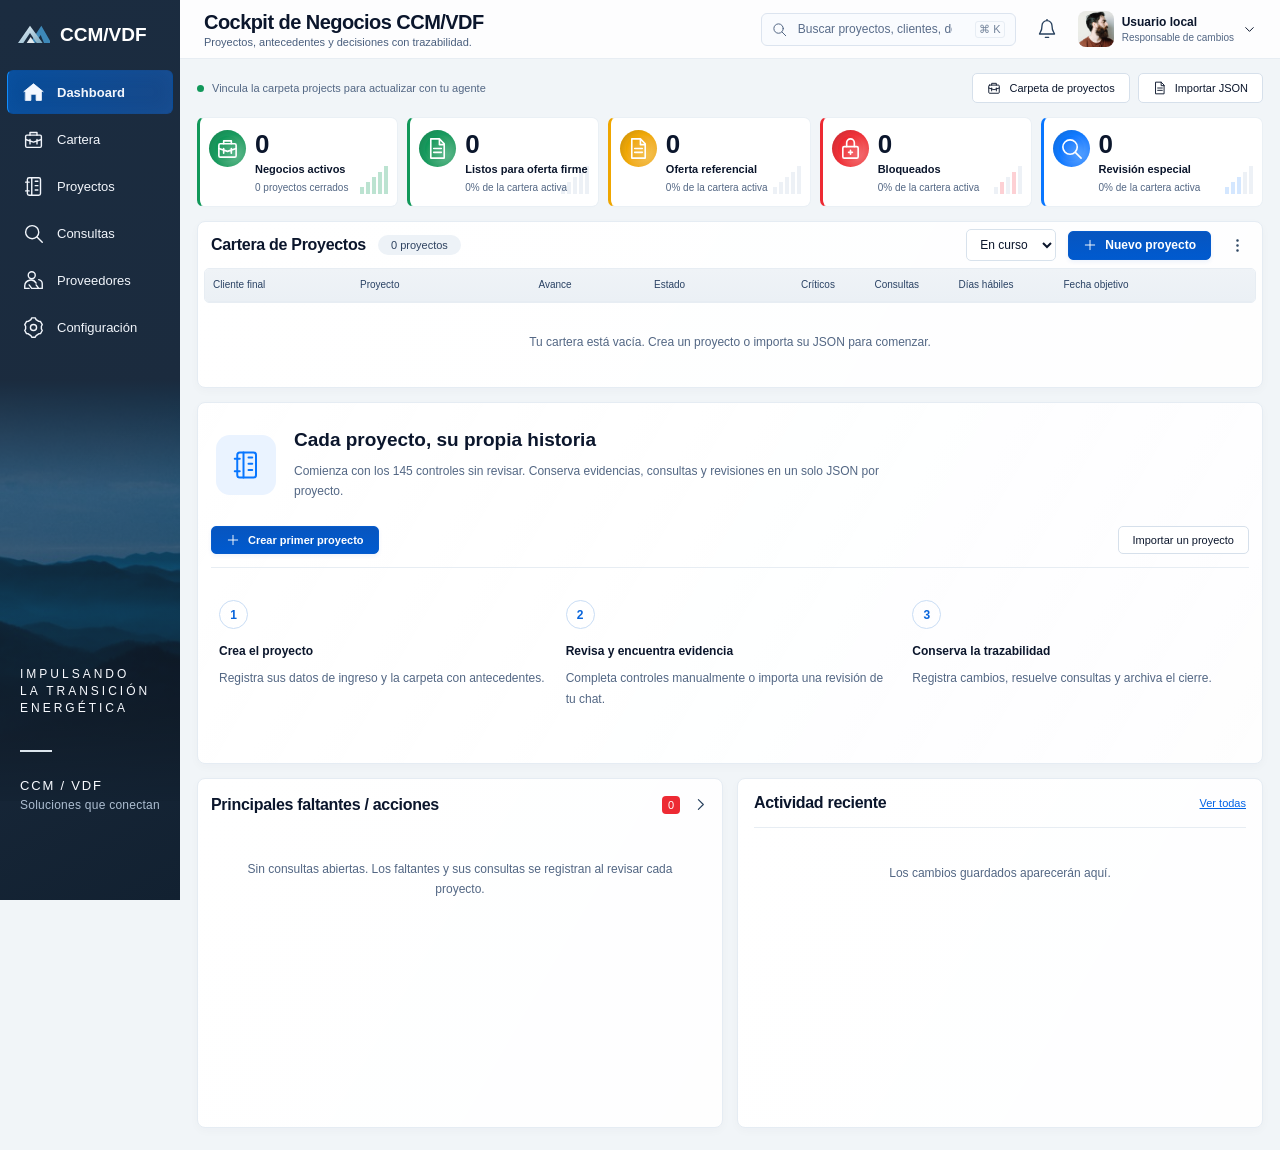
<file: index.html>
<!DOCTYPE html>
<html lang="es">
<head>
  <meta charset="UTF-8">
  <meta name="viewport" content="width=device-width, initial-scale=1.0">
  <meta name="theme-color" content="#1a2b3e">
  <meta name="description" content="Cockpit de negocios CCM/VDF: cartera de proyectos, diagnóstico comercial y seguimiento de acciones.">
  <title>Cockpit de Negocios CCM/VDF</title>
  <link rel="stylesheet" href="styles.css">
  <script src="catalog.js" defer></script>
  <script src="calendar.js" defer></script>
  <script src="file-tracking.js" defer></script>
  <script src="model.js" defer></script>
  <script src="storage.js" defer></script>
  <script src="review-prompt.js" defer></script>
  <script src="app.js" defer></script>
  <script src="forms.js" defer></script>
  <script src="events.js" defer></script>
</head>
<body>
  <!-- Iconos SVG nativos. No se utilizan fuentes de iconos ni librerías. -->
  <svg class="icon-definitions" xmlns="http://www.w3.org/2000/svg" aria-hidden="true">
    <symbol id="i-home" viewBox="0 0 24 24"><path d="m3 10 9-7 9 7v11h-6v-7H9v7H3Z"/><path d="m1 11 11-9 11 9"/></symbol>
    <symbol id="i-briefcase" viewBox="0 0 24 24"><rect x="3" y="7" width="18" height="14" rx="1.5"/><path d="M8 7V4h8v3M3 12l9 3 9-3M8 12v5m8-5v5"/></symbol>
    <symbol id="i-project" viewBox="0 0 24 24"><rect x="5" y="2" width="15" height="20" rx="2"/><path d="M10 2v20M3 7h4m-4 10h4m7-11h3m-3 5h3m-3 5h3"/></symbol>
    <symbol id="i-search" viewBox="0 0 24 24"><circle cx="10.5" cy="10.5" r="7.5"/><path d="m16 16 6 6"/></symbol>
    <symbol id="i-users" viewBox="0 0 24 24"><circle cx="10" cy="6" r="4"/><path d="M2 21v-3a7 7 0 0 1 13-3m-8 6H2m5-4 3 4h8l-3-4m3-6a5 5 0 0 1 4 5v5h-3"/></symbol>
    <symbol id="i-settings" viewBox="0 0 24 24"><path d="m9 3 1-2h4l1 2 3 2 2 .2 2 3.6-1 1.8v3l1 1.8-2 3.6-2 .2-3 2-1 2h-4l-1-2-3-2-2-.2-2-3.6 1-1.8v-3L2 8.8l2-3.6L6 5Z"/><circle cx="12" cy="12" r="3.5"/></symbol>
    <symbol id="i-document" viewBox="0 0 24 24"><path d="M5 2h9l5 5v15H5ZM14 2v6h5M8 12h8m-8 4h8"/></symbol>
    <symbol id="i-lock" viewBox="0 0 24 24"><rect x="4" y="10" width="16" height="12" rx="1.5"/><path d="M8 10V6a4 4 0 0 1 8 0v4m-4 4v4m-2-2h4"/></symbol>
    <symbol id="i-bell" viewBox="0 0 24 24"><path d="M18 8a6 6 0 0 0-12 0c0 8-3 8-3 10h18c0-2-3-2-3-10M10 22h4m-2-22v2"/></symbol>
    <symbol id="i-chevron" viewBox="0 0 24 24"><path d="m9 5 7 7-7 7"/></symbol>
    <symbol id="i-down" viewBox="0 0 24 24"><path d="m6 9 6 6 6-6"/></symbol>
    <symbol id="i-plus" viewBox="0 0 24 24"><path d="M12 4v16M4 12h16"/></symbol>
    <symbol id="i-more" viewBox="0 0 24 24"><circle cx="12" cy="5" r="1"/><circle cx="12" cy="12" r="1"/><circle cx="12" cy="19" r="1"/></symbol>
    <symbol id="i-external" viewBox="0 0 24 24"><path d="M13 3h8v8m0-8L10 14M9 5H4v16h16v-6"/></symbol>
    <symbol id="i-calendar" viewBox="0 0 24 24"><rect x="3" y="5" width="18" height="17" rx="2"/><path d="M7 2v6m10-6v6M3 11h18m-14 4h3m4 0h3m-10 4h3"/></symbol>
    <symbol id="i-filter" viewBox="0 0 24 24"><path d="M3 3h18l-7 9v9l-4-2v-7Z"/></symbol>
    <symbol id="i-check" viewBox="0 0 24 24"><path d="m5 12 4 4L19 6"/></symbol>
    <symbol id="i-close" viewBox="0 0 24 24"><path d="m6 6 12 12M6 18 18 6"/></symbol>
    <symbol id="i-database" viewBox="0 0 24 24"><ellipse cx="12" cy="5" rx="9" ry="4"/><path d="M3 5v5c0 5 18 5 18 0V5M3 10v5c0 5 18 5 18 0v-5M3 15v4c0 5 18 5 18 0v-4"/></symbol>
    <symbol id="i-chat" viewBox="0 0 24 24"><path d="M21 15a3 3 0 0 1-3 3h-6l-5 4v-4H5a3 3 0 0 1-3-3V6a3 3 0 0 1 3-3h13a3 3 0 0 1 3 3Z"/><path d="M7 10h.01M12 10h.01M17 10h.01"/></symbol>
    <symbol id="i-send" viewBox="0 0 24 24"><path d="m22 2-7 20-4-9L2 9Zm0 0L11 13"/></symbol>
    <symbol id="i-shield" viewBox="0 0 24 24"><path d="M12 2 3 5v6c0 5 9 11 9 11s9-6 9-11V5ZM8 11l3 3 5-6"/></symbol>
    <symbol id="i-menu" viewBox="0 0 24 24"><path d="M3 6h18M3 12h18M3 18h18"/></symbol>
    <symbol id="i-info" viewBox="0 0 24 24"><path d="M12 11v7m0-12v1"/></symbol>
    <symbol id="i-alert" viewBox="0 0 24 24"><path d="M12 5v9m0 3v2"/></symbol>
  </svg>

  <a class="skip-link" href="#main-content">Saltar al contenido</a>
  <button class="sidebar-backdrop" aria-label="Cerrar menú" hidden></button>
  <aside class="sidebar" id="sidebar" aria-label="Navegación principal">
    <a class="brand" href="index.html" aria-label="CCM/VDF, inicio">
      <svg class="brand-mark" viewBox="0 0 48 34" aria-hidden="true"><defs><linearGradient id="logo-light" x2="1" y2="1"><stop stop-color="#edf5fc"/><stop offset="1" stop-color="#78a8bf"/></linearGradient></defs><path fill="#3d88b8" d="m18 29 17-26 15 26H39L34 17l-8 12Z"/><path fill="url(#logo-light)" d="M0 29 18 3l19 26h-9L18 14 8 29Z"/><path fill="#e1e8ec" d="m13 29 6-9 6 9Z"/></svg>
      <span>CCM/VDF</span>
    </a>
    <nav class="nav-list">
      <button class="nav-item active" data-nav="dashboard" aria-current="page"><svg class="icon"><use href="#i-home"/></svg><span>Dashboard</span></button>
      <button class="nav-item" data-nav="portfolio"><svg class="icon"><use href="#i-briefcase"/></svg><span>Cartera</span></button>
      <button class="nav-item" data-nav="projects"><svg class="icon"><use href="#i-project"/></svg><span>Proyectos</span></button>
      <button class="nav-item" data-nav="queries"><svg class="icon"><use href="#i-search"/></svg><span>Consultas</span></button>
      <button class="nav-item" data-nav="suppliers"><svg class="icon"><use href="#i-users"/></svg><span>Proveedores</span></button>
      <button class="nav-item" data-nav="settings"><svg class="icon"><use href="#i-settings"/></svg><span>Configuración</span></button>
    </nav>
    <div class="sidebar-landscape" aria-hidden="true"></div>
    <div class="sidebar-footer"><p class="brand-manifesto">IMPULSANDO<br>LA TRANSICIÓN<br>ENERGÉTICA</p><span class="brand-rule"></span><p class="brand-caption">CCM / VDF</p><p class="brand-tagline">Soluciones que conectan</p></div>
  </aside>

  <div class="app-shell">
    <header class="topbar">
      <button class="icon-button mobile-menu" aria-label="Abrir menú" aria-expanded="false" aria-controls="sidebar"><svg class="icon"><use href="#i-menu"/></svg></button>
      <div class="page-heading"><h1>Cockpit de Negocios CCM/VDF</h1><p>Proyectos, antecedentes y decisiones con trazabilidad.</p></div>
      <div class="header-tools">
        <label class="search-box"><svg class="icon"><use href="#i-search"/></svg><input id="global-search" type="search" placeholder="Buscar proyectos, clientes, documentos..." aria-label="Buscar proyectos, clientes o documentos"><kbd>⌘ K</kbd></label>
        <div class="popover-anchor"><button class="icon-button notification-button" id="notifications-button" aria-label="Notificaciones, 3 sin leer" aria-expanded="false" aria-controls="notifications-popover"><svg class="icon"><use href="#i-bell"/></svg><span class="notification-count">3</span></button><div class="popover notifications-popover" id="notifications-popover" hidden></div></div>
        <div class="popover-anchor profile-anchor"><button class="profile-button" id="profile-button" aria-expanded="false" aria-controls="profile-popover"><img class="avatar avatar-large" src="assets/avatar.jpg" alt=""><span class="profile-copy"><strong>Matías Rojas</strong><small>Gerente de Negocios</small></span><svg class="icon"><use href="#i-down"/></svg></button><div class="popover profile-popover" id="profile-popover" hidden><strong>Matías Rojas</strong><span>Gerente de Negocios</span><span class="profile-team">Equipo CCM / VDF</span></div></div>
      </div>
    </header>

    <main id="main-content" class="workspace">
      <div class="workspace-toolbar"><div class="storage-indicator"><span class="storage-dot"></span><span id="storage-status">Cargando proyectos…</span></div><div class="toolbar-actions"><button class="button" id="connect-folder"><svg class="icon"><use href="#i-briefcase"/></svg>Carpeta de proyectos</button><button class="button" id="import-project"><svg class="icon"><use href="#i-document"/></svg>Importar JSON</button><button class="button" id="save-all" hidden>Guardar todos</button></div></div>
      <div class="storage-alert" id="storage-alert" role="status" hidden></div>
      <section class="kpi-grid" id="kpi-grid" aria-label="Indicadores de negocio"></section>
      <div class="dashboard-grid">
        <div class="primary-column">
          <section class="card portfolio-card" id="portfolio" aria-labelledby="portfolio-title">
            <div class="section-heading"><div class="heading-with-count"><h2 id="portfolio-title">Cartera de Proyectos</h2><span class="count-pill" id="project-count">0 proyectos</span></div><div class="heading-actions"><select id="lifecycle-filter" aria-label="Filtrar cartera por cierre"><option value="active">En curso</option><option value="closed">Cerrados</option><option value="all">Todos</option></select><button class="button button-primary" id="new-project"><svg class="icon"><use href="#i-plus"/></svg>Nuevo proyecto</button><button class="icon-button" id="portfolio-options" aria-label="Opciones de cartera"><svg class="icon"><use href="#i-more"/></svg></button></div></div>
            <div class="table-scroll"><table class="portfolio-table"><colgroup><col class="col-client"><col class="col-project"><col class="col-progress"><col class="col-status"><col class="col-blockers"><col class="col-queries"><col class="col-days"><col class="col-date"><col class="col-menu"></colgroup><thead><tr><th scope="col">Cliente final</th><th scope="col">Proyecto</th><th scope="col">Avance</th><th scope="col">Estado</th><th scope="col">Críticos</th><th scope="col">Consultas</th><th scope="col">Días hábiles</th><th scope="col">Fecha objetivo</th><th scope="col"><span class="sr-only">Acciones</span></th></tr></thead><tbody id="project-rows"></tbody></table></div>
            <p class="empty-state" id="no-projects" hidden>No hay proyectos que coincidan con la búsqueda.</p>
          </section>

          <section class="card project-card" id="project-detail" aria-labelledby="selected-project-title">
            <div class="project-overview" id="project-overview"></div>
            <div class="project-workflow-bar" id="project-workflow-bar"></div>
            <div class="project-tabs" role="tablist" aria-label="Información del proyecto">
              <button class="tab" role="tab" id="tab-summary" aria-selected="false" aria-controls="project-panel" tabindex="-1" data-tab="summary">Resumen</button>
              <button class="tab active" role="tab" id="tab-diagnosis" aria-selected="true" aria-controls="project-panel" data-tab="diagnosis">Diagnóstico (5 pilares)</button>
              <button class="tab" role="tab" id="tab-documents" aria-selected="false" aria-controls="project-panel" tabindex="-1" data-tab="documents">Documentos / revisiones</button>
              <button class="tab" role="tab" id="tab-queries" aria-selected="false" aria-controls="project-panel" tabindex="-1" data-tab="queries">Consultas (4)</button>
              <button class="tab" role="tab" id="tab-team" aria-selected="false" aria-controls="project-panel" tabindex="-1" data-tab="team">Equipo</button>
              <button class="tab" role="tab" id="tab-history" aria-selected="false" aria-controls="project-panel" tabindex="-1" data-tab="history">Historial</button>
            </div>
            <div id="project-panel" role="tabpanel" aria-labelledby="tab-diagnosis" tabindex="0"></div>
          </section>
        </div>

        <aside class="secondary-column" aria-label="Seguimiento de proyectos">
          <section class="card actions-card" aria-labelledby="actions-title"><div class="section-heading"><h2 id="actions-title">Principales faltantes / acciones</h2><span class="action-count" id="action-count">4</span><button class="icon-button" id="all-actions" aria-label="Ver todas las acciones"><svg class="icon"><use href="#i-chevron"/></svg></button></div><div class="action-list" id="action-list"></div></section>
          <section class="card activity-card" aria-labelledby="activity-title"><div class="section-heading"><h2 id="activity-title">Actividad reciente</h2><button class="text-button" id="all-activity">Ver todas</button></div><div class="activity-list" id="activity-list"></div></section>
        </aside>
      </div>
    </main>
  </div>

  <input id="json-file-input" type="file" accept=".json,application/json" hidden>
  <dialog id="app-dialog" aria-labelledby="dialog-title"><div class="dialog-heading"><h2 id="dialog-title"></h2><button class="icon-button" id="close-dialog" aria-label="Cerrar ventana"><svg class="icon"><use href="#i-close"/></svg></button></div><div class="form-error" id="dialog-error" role="alert" hidden></div><div id="dialog-content"></div></dialog>
  <div class="toast" id="toast" role="status" aria-live="polite" hidden></div>
  <noscript><div class="noscript-message">Activa JavaScript para visualizar la cartera y el diagnóstico de los proyectos.</div></noscript>
  <!-- Fotografías referenciales: montañas, Unsplash (photo-1547608763-e1fab6036a33);
       mina Collahuasi, SYSTRA (systra.com/iberica-hispanoamerica/optimizacion-de-sostenimientos-del-tunel-el-rosario-oeste-collahuasi/);
       retrato de demostración, Shopify Burst (shopify.com/stock-photos/profile).
       Reemplazar los archivos de assets/ por las imágenes corporativas originales. -->
</body>
</html>
</file>
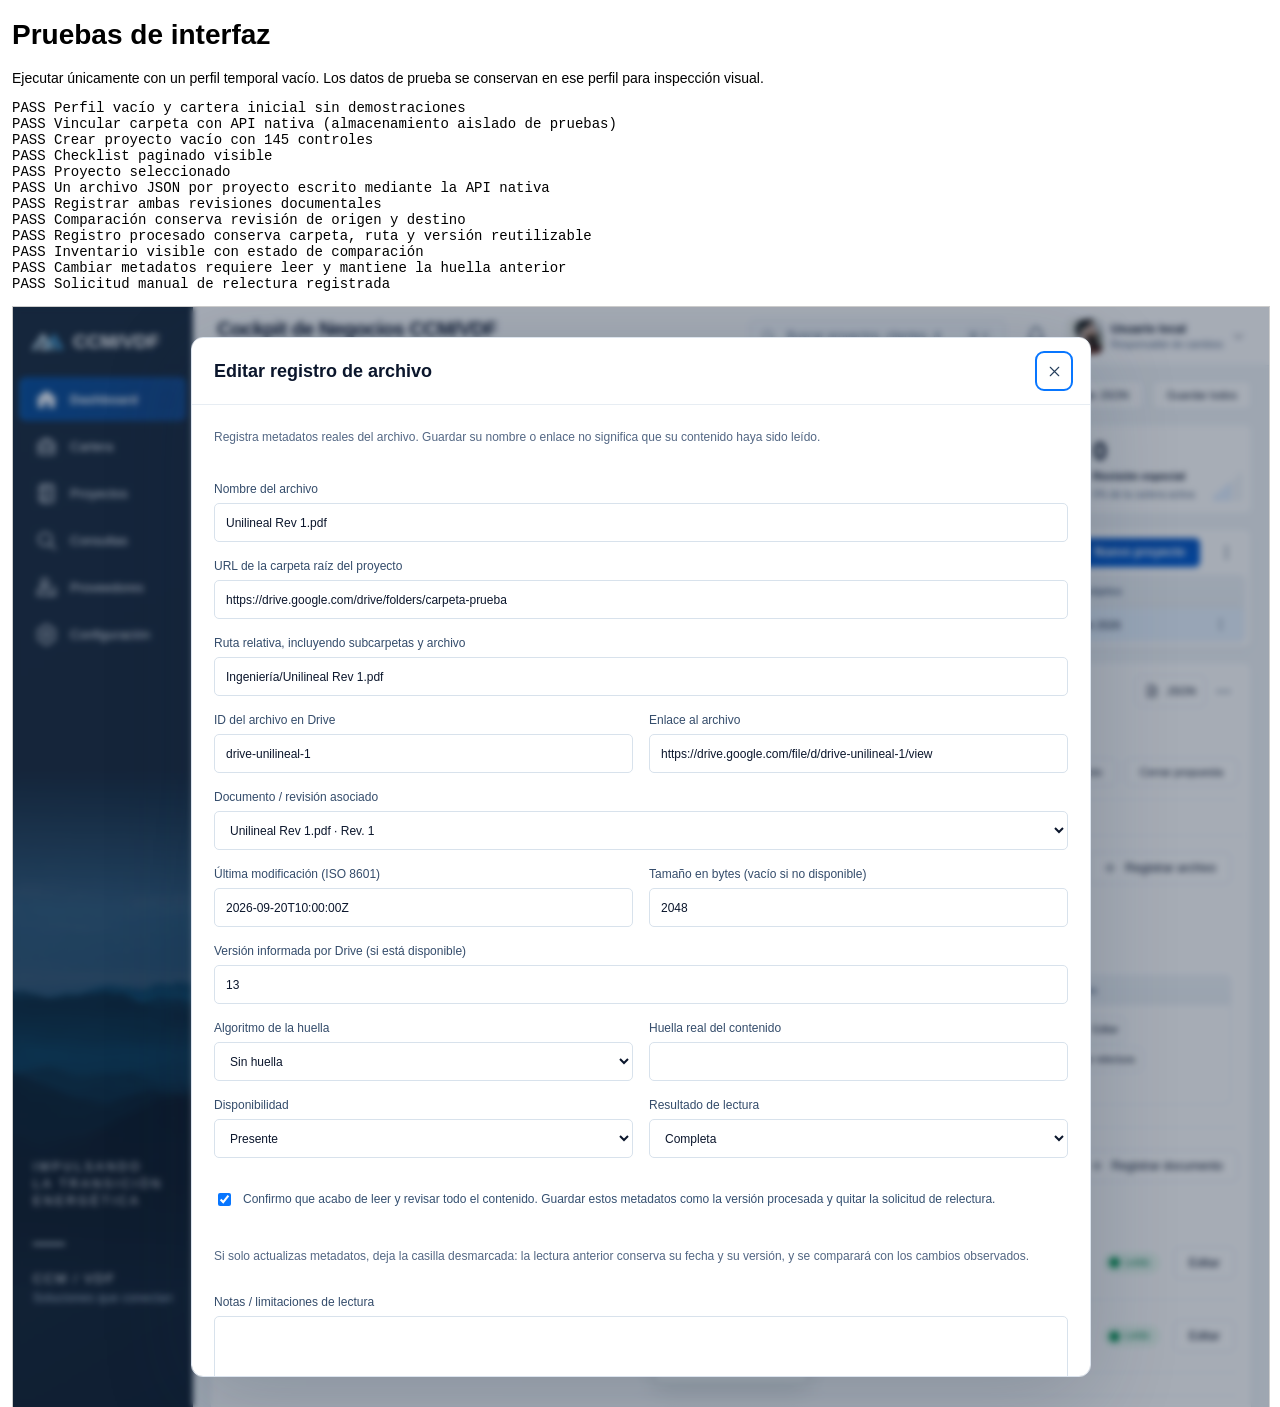
<file: tests/browser.html>
<!doctype html><html lang="es"><meta charset="utf-8"><title>Pruebas de interfaz CCM/VDF</title><style>body{font:14px Arial;margin:12px}iframe{width:100%;height:1100px;border:1px solid #ccc}pre{white-space:pre-wrap}</style><h1>Pruebas de interfaz</h1><p>Ejecutar únicamente con un perfil temporal vacío. Los datos de prueba se conservan en ese perfil para inspección visual.</p><pre id="results">En ejecución…</pre><iframe src="../index.html" title="Dashboard de prueba"></iframe><script>
'use strict';
const output=document.querySelector('#results'),frame=document.querySelector('iframe'),messages=[],errors=[];
frame.addEventListener('load',async()=>{
 const w=frame.contentWindow,d=frame.contentDocument,M=w.CCM;
 w.addEventListener('error',event=>errors.push(event.message));w.addEventListener('unhandledrejection',event=>errors.push(String(event.reason)));
 const wait=()=>new Promise(resolve=>setTimeout(resolve,30));
 const assert=(ok,label)=>{if(!ok)throw new Error(label);messages.push('PASS '+label);output.textContent=messages.join('\n');};
 const click=selector=>{const node=d.querySelector(selector);if(!node)throw new Error('No existe: '+selector);node.click();};
 const set=(name,value)=>{const node=d.querySelector('#app-dialog [name="'+name+'"]');if(!node)throw new Error('Campo no encontrado: '+name);node.value=value;node.dispatchEvent(new w.Event('change',{bubbles:true}));};
 const submit=async()=>{const form=d.querySelector('#app-dialog form');if(!form.reportValidity())throw new Error('Formulario inválido: '+form.id);form.requestSubmit();for(let i=0;i<100;i++){await wait();if(!form.querySelector('[type="submit"]').disabled)break;}if(!d.querySelector('#dialog-error').hidden)throw new Error(d.querySelector('#dialog-error').textContent);};
 const read=()=>{const key=Object.keys(w.localStorage).find(key=>key.startsWith('ccm-vdf.project.v1.'));return key?JSON.parse(w.localStorage.getItem(key)):null;};
 const action=name=>click('[data-action="'+name+'"]');
 try {
  assert(!read(),'Perfil vacío y cartera inicial sin demostraciones');
  const directory=await w.navigator.storage.getDirectory();w.showDirectoryPicker=async()=>directory;click('#connect-folder');for(let i=0;i<100;i++){await wait();if(d.querySelector('#dialog-title').textContent==='Carpeta vinculada')break;}assert(d.querySelector('#dialog-title').textContent==='Carpeta vinculada','Vincular carpeta con API nativa (almacenamiento aislado de pruebas)');click('#close-dialog');
  const downloads=[];w.CCMStorage.download=(value,filename)=>downloads.push({value,filename});
  click('#new-project');set('client','COLLAHUASI');set('name','Expansión CCM/VDF');set('manager','Michelle');set('location','Región de Tarapacá, Chile');set('startDate','2026-09-17');set('targetDate','2026-09-30');set('technology','ccm_vdf');set('driveUrl','https://drive.google.com/drive/folders/carpeta-prueba');await submit();
  assert(read()?.checklist.length===145,'Crear proyecto vacío con 145 controles');assert(d.querySelectorAll('#checklist-rows tr').length===15,'Checklist paginado visible');assert(d.querySelector('#selected-project-title').textContent.includes('COLLAHUASI'),'Proyecto seleccionado');
  const initialFile=await (await directory.getFileHandle(read().id+'.json')).getFile();assert(JSON.parse(await initialFile.text()).id===read().id,'Un archivo JSON por proyecto escrito mediante la API nativa');
  click('#tab-documents');action('document-form');set('name','Unilineal Rev 0.pdf');set('path','Ingeniería/Unilineal Rev 0.pdf');set('familyId','unilineal');set('revision','0');set('readStatus','read');await submit();
  action('document-form');set('name','Unilineal Rev 1.pdf');set('path','Ingeniería/Unilineal Rev 1.pdf');set('familyId','unilineal');set('revision','1');set('readStatus','read');await submit();assert(read().documents.length===2,'Registrar ambas revisiones documentales');
  action('revision-form');set('fromDocumentId',read().documents[0].id);set('toDocumentId',read().documents[1].id);set('summary','La tensión nominal cambia de 380 V a 400 V.');set('justificationStatus','unknown');set('impact','Revisar selección de equipos.');await submit();assert(read().revisions[0].fromRevision==='0'&&read().revisions[0].toRevision==='1','Comparación conserva revisión de origen y destino');
  action('file-form');set('fileName','Unilineal Rev 1.pdf');set('path','Ingeniería/Unilineal Rev 1.pdf');set('driveFileId','drive-unilineal-1');set('url','https://drive.google.com/file/d/drive-unilineal-1/view');set('documentId',read().documents[1].id);set('modifiedTime','2026-09-20T10:00:00Z');set('sizeBytes','2048');set('version','12');set('processingStatus','processed');set('reason','Contenido completo revisado.');d.querySelector('[name="confirmProcessed"]').checked=true;await submit();assert(read().processedFiles.length===1&&w.CCMFiles.summary(read()).skip===1,'Registro procesado conserva carpeta, ruta y versión reutilizable');assert(d.querySelector('.file-registry').textContent.includes('Sin cambios registrados'),'Inventario visible con estado de comparación');
  click('[data-action="file-form"][data-id]');set('version','13');set('reason','Nuevo inventario de metadatos.');await submit();assert(read().processedFiles[0].processing.fingerprint.version==='12'&&w.CCMFiles.summary(read()).read===1,'Cambiar metadatos requiere leer y mantiene la huella anterior');action('file-reread');set('reason','Revisar todas las hojas.');await submit();assert(read().processedFiles[0].processing.forceReview,'Solicitud manual de relectura registrada');click('[data-action="file-form"][data-id]');d.querySelector('[name="confirmProcessed"]').checked=true;set('reason','Nueva lectura completa realizada.');await submit();assert(read().processedFiles[0].processing.fingerprint.version==='13'&&!read().processedFiles[0].processing.forceReview,'Nueva lectura confirmada actualiza versión y quita relectura');action('file-details');assert(d.querySelector('#dialog-content').textContent.includes('Última versión procesada'),'Consulta de metadatos procesados y observados');click('#close-dialog');
  click('#tab-diagnosis');const section=d.querySelector('#section-filter');section.value='3';section.dispatchEvent(new w.Event('change',{bubbles:true}));click('[data-action="checklist"][data-id="r3-01"]');set('state','available');set('value','400 V');set('reason','Verificado en la última revisión del unilineal.');
  d.querySelector('#form-checklist').requestSubmit();await wait();assert(!d.querySelector('#dialog-error').hidden,'No permite disponibilidad sin evidencia');
  action('add-evidence');const source=d.querySelector('[data-ev="documentId"]');source.value=read().documents[1].id;source.dispatchEvent(new w.Event('change',{bubbles:true}));d.querySelector('[data-ev="locator"]').value='Página 2, barra principal';d.querySelector('[data-ev="quote"]').value='Tensión nominal: 400 V';await submit();
  assert(read().checklist.find(x=>x.id==='r3-01').evidence[0].locator.includes('Página 2'),'Checklist conserva archivo, revisión y página');assert(read().checklist.find(x=>x.id==='r3-01').manualLock,'Ajuste manual protegido');action('evidence');assert(d.querySelector('#dialog-content').textContent.includes('Unilineal Rev 1.pdf'),'El origen puede consultarse desde la tabla');click('#close-dialog');
  click('#tab-queries');action('query-form');set('title','Confirmar corriente de cortocircuito');set('question','¿Cuál es la corriente de cortocircuito en la barra?');set('assignedTo','Ingeniería del cliente');set('relatedChecklistId','r3-04');await submit();action('query-detail');set('transition','closed');set('body','El cliente confirmó 50 kA mediante correo.');await submit();assert(read().queries[0].status==='closed'&&read().queries[0].messages.length===1,'Cerrar consulta con resolución trazable');click('#close-dialog');click('[data-query-filter="closed"]');assert(d.querySelectorAll('.query-card').length===1,'Filtro de consultas cerradas');action('query-detail');set('body','Confirmar duración de la corriente.');await submit();assert(read().queries[0].status==='open'&&read().queries[0].messages.length===2,'Reabrir conserva la resolución anterior');click('#close-dialog');
  click('#tab-team');action('team-form');set('name','Michelle');set('role','Ingeniera de proyectos');set('company','CCM/VDF');set('phone','+56 9 1234 5678');set('email','michelle@example.com');await submit();assert(read().team[0].company==='CCM/VDF','Equipo conserva contacto y empresa');
  click('#tab-history');action('note-form');set('body','Se acuerda revisar la arquitectura de control.');await submit();assert(read().history.at(-1).kind==='note.added','Registro manual en historial');
  click('#tab-summary');action('calendar');action('holiday-form');set('date','2026-09-22');set('name','Suspensión local de prueba');set('scope','local');set('source','Acuerdo de prueba');await submit();assert(read().calendar.holidays.some(x=>x.date==='2026-09-22'),'Feriado local guardado por proyecto');click('#close-dialog');
  action('ai-workflow');assert(d.querySelector('#pipeline-prompt').value.includes(read().id),'Mensaje del pipeline identifica el proyecto y la carpeta');action('manual-ai-workflow');action('export-review');await wait();assert(downloads.at(-1).value.reviewContext.baseVersion===read().version,'Exportar JSON padre con versión base de revisión');click('#close-dialog');
  assert(downloads.at(-1).value.processedFiles[0].path==='Ingeniería/Unilineal Rev 1.pdf','JSON para el chat incluye inventario y rutas de Drive');
  const incoming=downloads.at(-1).value;incoming.analysis.provider='Gemini';incoming.analysis.summary='Revisión simulada para validar la importación';incoming.analysis.coverage.discovered=2;incoming.analysis.coverage.read=2;incoming.checklist.find(x=>x.id==='r3-01').value='480 V';incoming.checklist.find(x=>x.id==='r1-01').state='missing';
  const transfer=new w.DataTransfer();transfer.items.add(new w.File([JSON.stringify(incoming)],'revision-ia.json',{type:'application/json'}));const upload=d.querySelector('#json-file-input');upload.files=transfer.files;upload.dispatchEvent(new w.Event('change',{bubbles:true}));for(let i=0;i<100;i++){await wait();if(d.querySelector('#form-apply-review'))break;}assert(!d.querySelector('[name="change"][value="checklist:r3-01"]').checked,'Revisión IA desmarca cambio sobre dato manual');await submit();assert(read().checklist.find(x=>x.id==='r3-01').value==='400 V','Aplicar revisión conserva ajuste protegido');assert(read().checklist.find(x=>x.id==='r1-01').state==='missing'&&read().reviews.length===1,'Acepta cambios seleccionados y registra revisión');

  const beforeAutomation=read(),automaticInput=await M.prepareReview(beforeAutomation);automaticInput.analysis.provider='Agente de prueba';automaticInput.analysis.reviewedAt=M.now();automaticInput.analysis.coverage.folderUrl=beforeAutomation.info.driveUrl;automaticInput.checklist.find(x=>x.id==='r1-02').state='missing';automaticInput.checklist.find(x=>x.id==='r1-02').notes='Revisión automática simulada.';
  const automatic=M.applyAutomaticReview(beforeAutomation,await M.compareReview(beforeAutomation,automaticInput));
  const externalHandle=await directory.getFileHandle(automatic.id+'.json');const externalWrite=await externalHandle.createWritable();await externalWrite.write(JSON.stringify(automatic));await externalWrite.close();
  for(let i=0;i<240;i++){await wait();if(read().version===automatic.version)break;}
  assert(read().version===automatic.version&&read().checklist.find(x=>x.id==='r1-02').state==='missing','La carpeta se recarga automáticamente sin importar el JSON');
  click('#tab-history');assert(d.querySelector('#project-panel').textContent.includes('Actualización automática de IA'),'Historial distingue actualización automática de aprobación humana');
  const locked=await directory.getFileHandle(automatic.id+'.lock',{create:true});const lockWrite=await locked.createWritable();await lockWrite.write('{}');await lockWrite.close();
  action('note-form');set('body','No debe guardarse durante revisión');d.querySelector('#form-note').requestSubmit();for(let i=0;i<100;i++){await wait();if(!d.querySelector('#dialog-error').hidden)break;}
  assert(d.querySelector('#dialog-error').textContent.includes('agente')&&read().version===automatic.version,'Bloqueo de revisión evita guardar una edición manual');await directory.removeEntry(automatic.id+'.lock');click('#close-dialog');
  action('note-form');set('body','Edición abierta antes de cambio externo');
  const newer=M.addNote(read(),'Cambio posterior de archivo',[],'Agente de prueba'),nw=await externalHandle.createWritable();await nw.write(JSON.stringify(newer));await nw.close();w.dispatchEvent(new w.Event('focus'));for(let i=0;i<100;i++){await wait();if(read().version===newer.version)break;}
  d.querySelector('#form-note').requestSubmit();await wait();assert(d.querySelector('#dialog-error').textContent.includes('cambió mientras editabas'),'Formulario obsoleto conserva actualización externa');click('#close-dialog');
  action('note-form');set('body','Edición durante cambio todavía no detectado');
  const concurrent=M.addNote(read(),'Cambio detectado al guardar',[],'Agente de prueba'),cw=await externalHandle.createWritable();await cw.write(JSON.stringify(concurrent));await cw.close();
  d.querySelector('#form-note').requestSubmit();for(let i=0;i<100;i++){await wait();if(!d.querySelector('#dialog-error').hidden)break;}
  assert(read().version===concurrent.version&&!d.querySelector('#dialog-error').hidden,'Comprobación antes de guardar detecta cambio externo sin sobrescribirlo');click('#close-dialog');
  action('note-form');set('body','Nuevo intento sobre versión actual');await submit();assert(read().version===concurrent.version+1,'La vista conserva la nueva versión después de un conflicto al guardar');
  click('#tab-summary');
  action('close-project');set('date','2026-09-21');set('reason','Propuesta enviada al cliente.');await submit();assert(read().lifecycle.closure.calculation.days===1,'Cierre guarda un día hábil excluyendo 18 y 19 de septiembre y domingo');assert(downloads.at(-1).value.lifecycle.status==='closed','Cierre exporta JSON completo');assert(!d.querySelector('[data-action="edit-project"]'),'Proyecto cerrado sin acciones de edición');
  action('reopen-project');set('reason','Cliente solicita ajuste.');await submit();assert(read().lifecycle.status==='active','Reapertura disponible desde la ficha');
  click('#tab-diagnosis');action('next-page');assert(d.querySelector('#checklist-rows .item-id').textContent==='r2-04','Paginación avanza a los siguientes controles');
  for(const tab of ['summary','documents','queries','team','history','diagnosis'])click('#tab-'+tab);
  assert(!errors.length,'Sin errores de JavaScript: '+errors.join('; '));assert(d.documentElement.scrollWidth<=w.innerWidth+1,'Sin desborde horizontal en la página');
  const savedFile=await (await directory.getFileHandle(read().id+'.json')).getFile();assert(JSON.parse(await savedFile.text()).version===read().version,'El JSON de la carpeta refleja la última versión tras reabrir');
  const snapshot=read();w.location.reload();await new Promise(resolve=>frame.addEventListener('load',resolve,{once:true}));assert(frame.contentDocument.querySelector('#selected-project-title').textContent.includes('COLLAHUASI'),'Persistencia al recargar');assert(JSON.parse(w.localStorage.getItem('ccm-vdf.project.v1.'+snapshot.id)).version===snapshot.version,'La recarga conserva la versión guardada');
  document.body.dataset.result='PASS';output.textContent=messages.join('\n')+'\nALL PASSED';
 }catch(error){document.body.dataset.result='FAIL';output.textContent=messages.join('\n')+'\nFAIL '+error.stack;}
},{once:true});
</script></html>
</file>
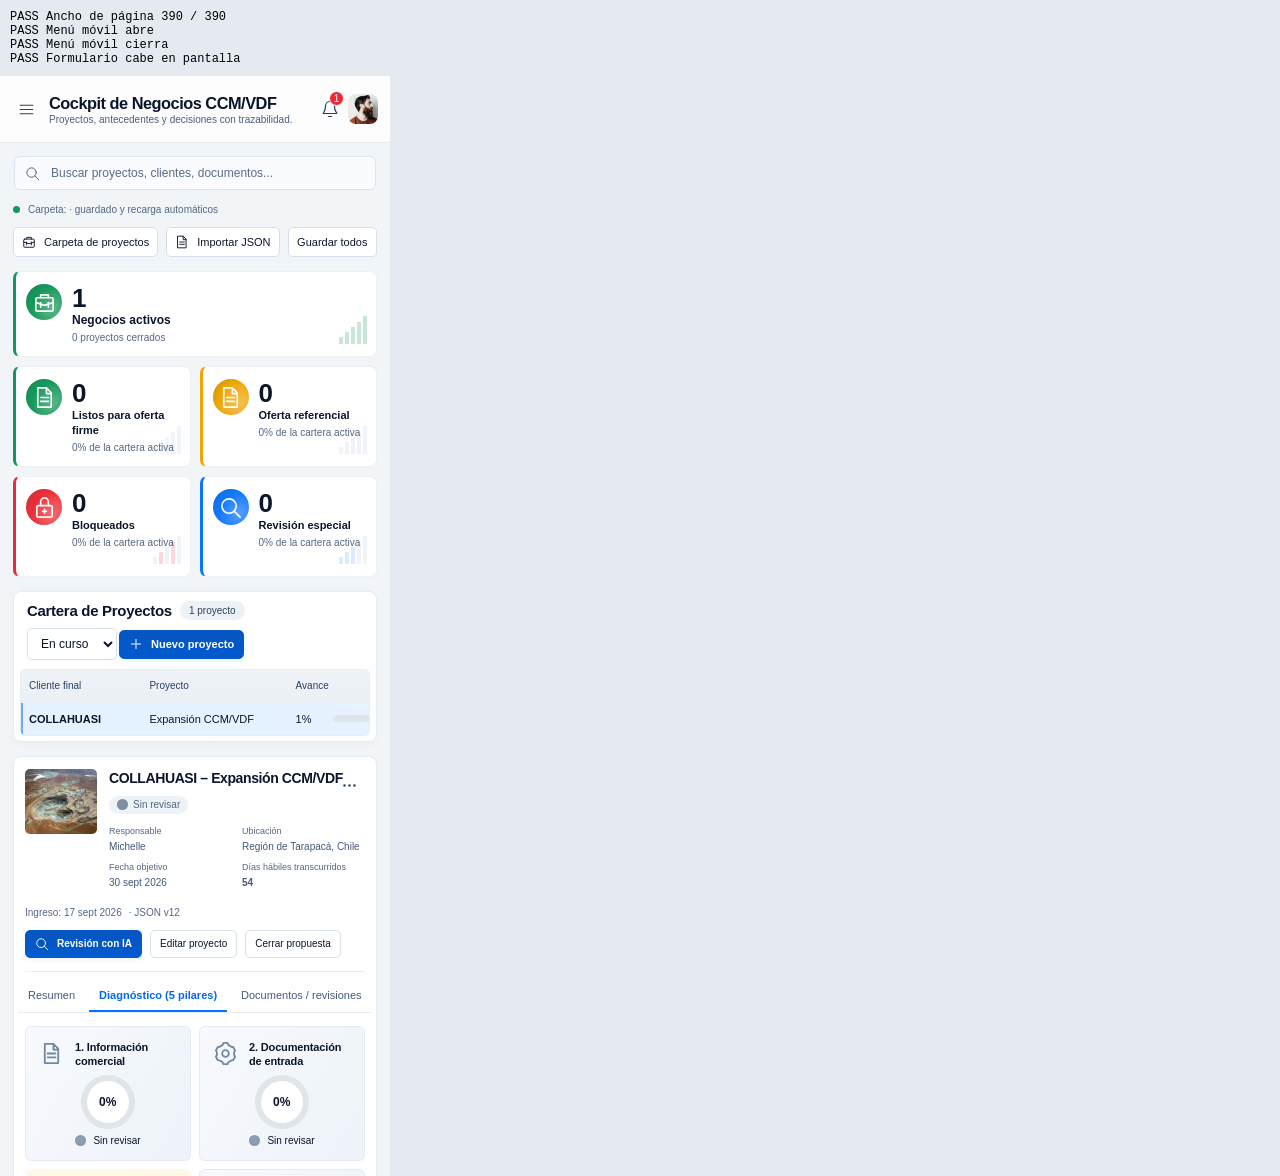
<file: tests/responsive.html>
<!doctype html><html lang="es"><meta charset="utf-8"><title>Prueba móvil CCM/VDF</title><style>body{margin:0;font:12px Arial;background:#e5eaf0}pre{margin:10px}iframe{display:block;width:390px;height:1100px;border:0}</style><pre id="result">Cargando…</pre><iframe src="../index.html" title="Dashboard a 390 px"></iframe><script>
document.querySelector('iframe').addEventListener('load',event=>{
 const frame=event.target,w=frame.contentWindow,d=frame.contentDocument,checks=[];
 const check=(condition,label)=>checks.push((condition?'PASS ':'FAIL ')+label);
 check(d.documentElement.scrollWidth<=390,'Ancho de página '+d.documentElement.scrollWidth+' / 390');
 d.querySelector('.mobile-menu').click();check(w.getComputedStyle(d.querySelector('.sidebar')).transform==='matrix(1, 0, 0, 1, 0, 0)'||d.body.classList.contains('menu-open'),'Menú móvil abre');d.querySelector('.sidebar-backdrop').click();check(!d.body.classList.contains('menu-open'),'Menú móvil cierra');
 w.showDirectoryPicker=undefined;d.querySelector('#new-project').click();check(d.querySelector('#app-dialog').getBoundingClientRect().width<=390,'Formulario cabe en pantalla');d.querySelector('#close-dialog').click();
 document.querySelector('#result').textContent=checks.join('\n');document.body.dataset.result=checks.some(x=>x.startsWith('FAIL'))?'FAIL':'PASS';
});
</script></html>
</file>
<file: styles.css>
/* Base nativa: variables de diseño, estructura, componentes y adaptación. */
:root {
  --sidebar-width: 214px;
  --ink: #0b162c;
  --muted: #536784;
  --line: #e7edf3;
  --surface: #fff;
  --background: #f1f5f8;
  --blue: #0876ff;
  --green: #11985a;
  --amber: #efa600;
  --red: #ed2a33;
  --radius: 8px;
}
* { box-sizing: border-box; }
html { min-width: 360px; scroll-behavior: smooth; }
body { margin: 0; color: var(--ink); background: var(--background); font-family: Arial, Helvetica, sans-serif; font-size: 12px; -webkit-font-smoothing: antialiased; }
button, input, select, textarea { font: inherit; }
button { cursor: pointer; }
button, a, input, select, textarea { -webkit-tap-highlight-color: transparent; }
button { color: inherit; }
button:disabled { cursor: default; }
button:focus-visible, a:focus-visible, input:focus-visible, select:focus-visible, textarea:focus-visible, [tabindex]:focus-visible { outline: 2px solid var(--blue); outline-offset: 3px; }
button { border: 0; }
h1, h2, h3, p { margin: 0; }
svg { flex-shrink: 0; }
[hidden] { display: none !important; }
.icon-definitions { position: absolute; width: 0; height: 0; overflow: hidden; }
.icon { width: 20px; height: 20px; fill: none; stroke: currentColor; stroke-width: 1.6; stroke-linecap: round; stroke-linejoin: round; vertical-align: middle; }
.sr-only { position: absolute; width: 1px; height: 1px; padding: 0; margin: -1px; overflow: hidden; clip: rect(0,0,0,0); white-space: nowrap; border: 0; }
.skip-link { position: fixed; top: -60px; left: 230px; z-index: 100; padding: 12px 20px; background: white; color: var(--blue); border-radius: 5px; }
.skip-link:focus { top: 8px; }

/* Navegación lateral */
.sidebar { position: fixed; z-index: 30; inset: 0 auto 0 0; width: var(--sidebar-width); background: linear-gradient(150deg,#1b2c40 0%,#1b2b3e 49%,#122131 100%); color: #f8faff; overflow: hidden; }
.brand { position: relative; z-index: 2; height: 70px; padding: 0 24px; display: flex; align-items: center; gap: 14px; text-decoration: none; color: white; font-size: 21px; font-weight: 700; white-space: nowrap; }
.brand-mark { width: 37px; height: 30px; }
.nav-list { position: relative; z-index: 2; display: grid; gap: 3px; padding: 0 7px; }
.nav-item { display: flex; align-items: center; gap: 17px; width: 100%; height: 44px; padding: 0 18px; text-align: left; border: 1px solid transparent; border-radius: 6px; background: transparent; color: #f2f6fc; font-size: 14px; }
.nav-item .icon { width: 21px; height: 21px; }
.nav-item:hover { background: #ffffff0a; }
.nav-item.active { background: linear-gradient(100deg,#084d9a,#17498a); border-left-color: #108dff; font-weight: 600; box-shadow: inset 0 0 18px #1875d326; }
.nav-item.active[data-nav="dashboard"] .icon { fill: #f4f8ff; stroke-width: 1; }
.sidebar-landscape { position: absolute; left: 0; right: 0; top: 42%; height: 47%; background-image: linear-gradient(180deg,#1b2b3e 0%,#1b2b3e15 27%,#12213150 67%,#122131 100%),url('assets/mountains.jpg'); background-size: cover; background-position: center, 48% 50%; opacity: .48; }
.sidebar-footer { position: absolute; z-index: 1; bottom: 88px; left: 25px; }
.brand-manifesto { font-size: 13px; letter-spacing: 3px; line-height: 1.42; font-weight: 400; }
.brand-rule { display: block; width: 32px; height: 2px; margin: 33px 0 26px; background: #dce5ed; }
.brand-caption { font-size: 13px; letter-spacing: 1.8px; }
.brand-tagline { margin-top: 5px; font-size: 12px; color: #adbed1; letter-spacing: .25px; }

/* Encabezado */
.app-shell { margin-left: var(--sidebar-width); }
.topbar { height: 59px; padding: 0 23px 0 30px; display: flex; align-items: center; justify-content: space-between; gap: 20px; border-bottom: 1px solid var(--line); background: #ffffffdc; }
.page-heading { flex-shrink: 0; }
.page-heading h1 { font-size: 23px; letter-spacing: -.55px; font-weight: 700; line-height: 1.25; }
.page-heading p { color: #495e7d; font-size: 13px; margin-top: 1px; }
.header-tools { display: flex; align-items: center; gap: 27px; }
.search-box { height: 33px; width: 356px; display: flex; align-items: center; gap: 11px; border: 1px solid #dce4ef; border-radius: 6px; padding: 0 10px; color: var(--muted); background: #f9fbfe; }
.search-box:focus-within { border-color: #86b9ff; box-shadow: 0 0 0 3px #0876ff0b; }
.search-box .icon { width: 15px; height: 15px; }
.search-box input { width: 100%; min-width: 0; padding: 0; outline: none; border: 0; background: transparent; font-size: 12px; color: var(--ink); }
.search-box input::placeholder { color: #5a6d8a; opacity: 1; }
.search-box kbd { white-space: nowrap; border: 1px solid #e7edf4; padding: 1px 3px; border-radius: 3px; font: 11px Arial,sans-serif; color: #73839a; }
.icon-button { display: inline-flex; align-items: center; justify-content: center; flex-shrink: 0; width: 28px; height: 30px; padding: 4px; border-radius: 4px; background: transparent; color: #27405d; }
.icon-button:hover { background: #edf3f9; }
.icon-button .icon { width: 17px; height: 17px; }
.notification-button { position: relative; width: 36px; height: 36px; }
.notification-button .icon { width: 20px; height: 20px; }
.notification-count { position: absolute; top: 0; right: 0; min-width: 15px; height: 15px; padding: 1px 3px; border: 1px solid #fff; border-radius: 20px; background: var(--red); color: white; font-size: 10px; }
.profile-button { display: flex; align-items: center; gap: 11px; padding: 0; background: transparent; min-width: 200px; text-align: left; }
.avatar { width: 23px; height: 23px; border-radius: 6px; object-fit: cover; object-position: center; background: #d1d8dd; }
.avatar-large { width: 36px; height: 36px; border-radius: 8px; }
.profile-copy { display: grid; gap: 3px; }
.profile-copy strong { font-size: 13px; font-weight: 600; }
.profile-copy small { color: var(--muted); font-size: 11px; }
.profile-button > .icon { width: 15px; height: 15px; margin-left: auto; }
.mobile-menu { display: none; }

/* Indicadores */
.workspace { padding: 14px 21px 22px; max-width: 2000px; margin: auto; }
.kpi-grid { display: grid; grid-template-columns: minmax(0,267fr) minmax(0,254fr) minmax(0,269fr) minmax(0,281fr) minmax(0,295fr); gap: 13px; margin-bottom: 14px; }
.kpi-card { position: relative; min-width: 0; height: 90px; display: flex; align-items: flex-start; gap: 16px; padding: 12px 12px 10px 13px; border: 1px solid #eaf0f5; border-left: 3px solid var(--accent); border-radius: 7px; background: var(--surface); text-align: left; box-shadow: 0 2px 9px #152d4502; }
.kpi-card:hover, .kpi-card.is-filtered { box-shadow: 0 0 0 2px color-mix(in srgb,var(--accent) 20%,transparent); }
.tone-green { --accent: var(--green); --tint: #e8f8ef; --accent-deep: #008249; }
.tone-amber { --accent: var(--amber); --tint: #fff7e1; --accent-deep: #d78b00; }
.tone-red { --accent: var(--red); --tint: #ffecee; --accent-deep: #e82028; }
.tone-blue { --accent: var(--blue); --tint: #e9f3ff; --accent-deep: #006aff; }
.tone-slate { --accent: #6b7c93; --tint: #f0f3f7; --accent-deep: #536784; }
.kpi-icon { flex-shrink: 0; width: 46px; height: 46px; display: grid; place-items: center; border-radius: 50%; color: white; background: radial-gradient(circle at 70% 65%,color-mix(in srgb,var(--accent) 70%,white),var(--accent) 55%,color-mix(in srgb,var(--accent) 80%,black)); box-shadow: inset 0 0 0 6px #ffffff08; }
.kpi-icon .icon { width: 26px; height: 26px; stroke-width: 1.7; }
.kpi-copy { position: relative; z-index: 1; display: flex; flex-direction: column; min-width: 0; padding-top: 0; }
.kpi-value { font-size: 28px; font-weight: 700; line-height: 29px; letter-spacing: -.5px; }
.kpi-label { font-size: 13px; font-weight: 600; white-space: nowrap; line-height: 20px; }
.kpi-caption { margin-top: 3px; font-size: 11px; color: var(--muted); white-space: nowrap; }
.kpi-trend { position: absolute; top: 15px; right: 15px; color: var(--green); font-size: 10px; }
.mini-bars { position: absolute; right: 16px; bottom: 12px; display: flex; gap: 3px; height: 31px; align-items: flex-end; opacity: .55; }
.mini-bars i { width: 5px; background: #c6d2e2; }
.mini-bars i:nth-child(1) { height: 7px; }.mini-bars i:nth-child(2) { height: 12px; }.mini-bars i:nth-child(3) { height: 17px; }.mini-bars i:nth-child(4) { height: 22px; }.mini-bars i:nth-child(5) { height: 28px; }
.kpi-card:first-child .mini-bars i { background: #24a46b; }
.kpi-card.tone-red .mini-bars i:nth-child(2), .kpi-card.tone-red .mini-bars i:nth-child(4) { background: #fa6574; }
.kpi-card.tone-blue .mini-bars i:nth-child(-n+3) { background: #74b1ff; }

/* Distribución principal y cartera */
.dashboard-grid { display: grid; grid-template-columns: minmax(0,1fr) 380px; gap: 16px; align-items: start; }
.primary-column, .secondary-column { min-width: 0; display: grid; gap: 14px; }
.card { background: linear-gradient(120deg,#fff,#ffffffeb); border: 1px solid #e5ecf3; border-radius: var(--radius); box-shadow: 0 3px 10px #1a365007; overflow: hidden; }
.section-heading { display: flex; justify-content: space-between; align-items: center; gap: 10px; min-height: 45px; padding: 7px 13px; }
.section-heading h2 { font-size: 16px; font-weight: 600; letter-spacing: -.3px; }
.heading-with-count, .heading-actions { display: flex; align-items: center; gap: 12px; }
.count-pill { display: inline-flex; align-items: center; padding: 4px 13px; background: #edf2f7; color: #2e4260; border-radius: 20px; white-space: nowrap; font-size: 11px; }
.button { display: inline-flex; align-items: center; justify-content: center; gap: 8px; min-height: 32px; padding: 0 14px; border: 1px solid #d6e0eb; border-radius: 5px; background: white; font-size: 12px; white-space: nowrap; }
.button:hover { background: #f2f7fd; }
.button .icon { width: 14px; height: 14px; }
.button-primary { color: white; border-color: #075ccc; background: linear-gradient(#0755bf,#005acf); box-shadow: 0 2px 4px #005bcc12; font-weight: 600; min-height: 29px; }
.button-primary:hover { background: #004aab; }
.portfolio-card { padding: 0 6px 5px; }
.portfolio-card .section-heading { padding-right: 5px; padding-left: 7px; }
.table-scroll { position: relative; width: 100%; overflow-x: auto; border: 1px solid var(--line); border-radius: 5px; }
table { width: 100%; border-collapse: collapse; text-align: left; }
th { background: linear-gradient(#eff3f7,#ebf0f5); font-size: 11px; color: #2a4264; font-weight: 400; white-space: nowrap; }
td, th { padding: 8px 12px; border-bottom: 1px solid var(--line); }
tbody tr:last-child td { border-bottom: 0; }
.portfolio-table { table-layout: fixed; }
.portfolio-table .col-client { width: 15.5%; }.portfolio-table .col-project { width: 17.3%; }.portfolio-table .col-progress { width: 13.8%; }.portfolio-table .col-status { width: 13.2%; }.portfolio-table .col-blockers { width: 10.5%; }.portfolio-table .col-queries { width: 14.4%; }.portfolio-table .col-date { width: 11.6%; }.portfolio-table .col-menu { width: 3.7%; }
.portfolio-table th { height: 32px; padding-top: 6px; padding-bottom: 6px; }
.portfolio-table td { height: 33px; padding-top: 4px; padding-bottom: 4px; font-size: 12px; }
.portfolio-table tbody tr { cursor: pointer; transition: background .15s; }
.portfolio-table tbody tr:hover { background: #f3f8ff; }
.portfolio-table tbody tr.selected { background: linear-gradient(90deg,#e5f2ff,#e8f3ff); }
.portfolio-table tbody tr.selected td:first-child { box-shadow: inset 2px 0 #73a8ff; }
.project-name-button { padding: 0; border-radius: 2px; font-weight: 600; text-align: left; background: transparent; white-space: nowrap; }
.project-name-cell { overflow: hidden; white-space: nowrap; text-overflow: ellipsis; }
.row-menu { width: 20px; height: 22px; padding: 0; }
.row-menu .icon { width: 15px; height: 15px; }
.progress-cell { display: flex; align-items: center; gap: 14px; }
.progress-value { min-width: 29px; }
.progress-track { width: 63px; height: 7px; background: #e1e6ec; border-radius: 20px; overflow: hidden; }
.progress-fill { display: block; height: 100%; border-radius: inherit; background: linear-gradient(90deg,var(--accent-deep),var(--accent)); }
.status-badge { display: inline-flex; align-items: center; gap: 7px; max-width: 100%; padding: 4px 10px 4px 6px; border-radius: 20px; color: var(--accent-deep); background: var(--tint); white-space: nowrap; font-size: 11px; line-height: 14px; }
.status-dot { display: inline-block; width: 11px; height: 11px; flex-shrink: 0; border-radius: 50%; background: var(--accent); box-shadow: inset 0 0 0 1px #00000008; }
.danger-text { color: #e21824; }

/* Ficha del proyecto */
.project-card { padding: 0 13px 13px; }
.project-overview { display: flex; gap: 26px; min-height: 84px; padding-top: 12px; align-items: flex-start; }
.project-image { width: 122px; height: 68px; object-fit: cover; border-radius: 5px; flex-shrink: 0; }
.project-info { flex: 1; min-width: 0; }
.project-title-line { display: flex; align-items: center; gap: 16px; min-height: 26px; flex-wrap: wrap; }
.project-title-line h2 { font-size: 18px; letter-spacing: -.4px; line-height: 1.3; }
.project-title-line .status-badge { padding: 4px 12px; font-size: 12px; }
.project-metadata { display: grid; grid-template-columns: .8fr 1.2fr .8fr 1.1fr; gap: 16px; margin-top: 7px; }
.metadata-item { display: flex; flex-direction: column; gap: 5px; min-width: 0; }
.metadata-label { color: var(--muted); font-size: 10px; }
.metadata-value { display: flex; align-items: center; gap: 5px; color: #435979; font-size: 12px; white-space: nowrap; }
.metadata-value strong { color: var(--ink); font-size: 12px; font-weight: 600; }
.metadata-value .icon { width: 13px; height: 13px; }
.metadata-value .avatar { margin-top: -4px; }
.project-header-actions { display: flex; gap: 11px; margin-left: auto; align-items: center; padding-top: 0; }
.project-header-actions .icon-button { transform: rotate(90deg); }
.project-tabs { display: flex; gap: 13px; margin: 0 -7px; border-bottom: 1px solid var(--line); overflow-x: auto; scrollbar-width: thin; }
.tab { position: relative; padding: 10px 9px 11px; background: none; color: #435b7c; white-space: nowrap; font-size: 12px; }
.tab:hover { color: #0067ed; background: #f5faff; }
.tab.active { color: #0067f9; font-weight: 600; }
.tab.active::after { content: ''; height: 2px; background: #0072ff; position: absolute; bottom: 0; left: 0; right: 0; }
#project-panel { outline-offset: -2px; }
.pillars-grid { display: grid; grid-template-columns: repeat(5,minmax(0,1fr)); gap: 12px; padding-top: 13px; }
.pillar-card { position: relative; height: 129px; padding: 12px 12px 8px; border: 1px solid color-mix(in srgb,var(--accent) 9%,white); background: linear-gradient(115deg,color-mix(in srgb,var(--tint) 80%,white),var(--tint)); border-radius: 6px; color: var(--ink); text-align: left; }
.pillar-card:hover, .pillar-card.is-filtered { border-color: var(--accent); }
.pillar-title { display: flex; align-items: flex-start; gap: 14px; min-height: 34px; }
.pillar-title > .icon { color: var(--accent); width: 23px; height: 23px; margin: 2px 0 0 5px; stroke-width: 1.9; }
.pillar-title h3 { font-size: 11px; line-height: 16px; font-weight: 600; letter-spacing: -.15px; }
.pillar-ring { display: grid; place-items: center; width: 54px; height: 54px; margin: 0 auto; border-radius: 50%; background: conic-gradient(var(--accent) calc(var(--progress) * 1%),#e0e5e9 0); transform: rotate(-5deg); }
.pillar-ring::before { content: ''; position: absolute; width: 42px; height: 42px; background: #fff; border-radius: 50%; }
.pillar-ring span { z-index: 1; font-weight: 700; font-size: 12px; transform: rotate(5deg); }
.pillar-status { margin-top: 6px; display: flex; gap: 8px; align-items: center; justify-content: center; font-size: 10px; }
.pillar-status .status-dot { width: 11px; height: 11px; }
.checklist-heading { min-height: 47px; padding: 13px 0 4px; }
.checklist-heading .heading-with-count { gap: 13px; }
.filter-control { height: 31px; border: 1px solid #dce5ee; border-radius: 5px; display: flex; align-items: center; gap: 8px; padding: 0 11px; color: #304866; background: #fff; }
.filter-control > .icon { width: 15px; height: 15px; }
.filter-control select { border: 0; outline: 0; background: transparent; width: 118px; color: var(--ink); font-size: 11px; cursor: pointer; }
.checklist-table th { height: 23px; padding: 3px 10px; font-size: 10px; }
.checklist-table td { padding: 3.5px 10px; font-size: 12px; line-height: 14px; color: #4b6081; }
.checklist-table td:first-child { color: #21334f; }
.checklist-table th:nth-child(1) { width: 22%; }.checklist-table th:nth-child(2) { width: 19.3%; }.checklist-table th:nth-child(3) { width: 16.5%; }.checklist-table th:nth-child(4) { width: 13.5%; }
.check-state { display: inline-flex; align-items: center; gap: 12px; }
.check-circle { display: inline-flex; align-items: center; justify-content: center; width: 14px; height: 14px; background: var(--accent); color: #fff; border-radius: 50%; }
.check-circle .icon { width: 10px; height: 10px; stroke-width: 2.4; }
.checklist-table .danger-text { color: #f01e2d; }

/* Acciones y actividad */
.actions-card { padding: 0 16px 14px; }
.actions-card .section-heading { padding: 10px 0; min-height: 51px; gap: 12px; }
.actions-card h2 { flex: 1; font-size: 16px; white-space: nowrap; }
.actions-card .icon-button { width: 17px; }
.action-count { border-radius: 4px; color: #fff; background: var(--red); padding: 3px 6px; font-size: 11px; line-height: 12px; }
.action-item { display: flex; width: 100%; align-items: flex-start; gap: 16px; padding: 12px 0 11px 9px; text-align: left; background: transparent; border-top: 1px solid var(--line); box-shadow: inset 1px 0 var(--tint); }
.action-item:hover { background: #f8fafc; }
.action-icon { width: 20px; height: 20px; margin-top: 1px; display: grid; place-items: center; flex-shrink: 0; background: var(--accent); color: white; border-radius: 50%; }
.action-icon .icon { width: 18px; height: 18px; stroke-width: 2.2; }
.action-copy { min-width: 0; flex: 1; }
.action-copy strong { display: block; font-size: 12px; font-weight: 400; line-height: 16px; }
.action-copy small { display: block; margin-top: 5px; font-size: 10px; color: #576d8e; line-height: 13px; }
.action-item > .icon { width: 14px; height: 14px; align-self: center; color: #526887; margin-left: auto; }
.activity-card { min-height: 384px; padding: 0 16px 24px; }
.activity-card .section-heading { min-height: 49px; padding: 9px 0; border-bottom: 1px solid var(--line); }
.text-button { padding: 0; background: none; color: #0063e6; text-decoration: underline; font-size: 11px; }
.text-button:hover { color: #003e90; }
.activity-list { padding-top: 6px; }
.activity-item { position: relative; display: flex; gap: 17px; min-height: 59px; padding-top: 9px; }
.activity-item:not(:last-child)::before { content: ''; position: absolute; width: 1px; background: #dbe4ee; top: 33px; bottom: -9px; left: 14px; }
.activity-icon { position: relative; z-index: 1; display: grid; place-items: center; width: 29px; height: 29px; border-radius: 50%; color: white; background: var(--accent); flex-shrink: 0; }
.activity-icon .icon { width: 15px; height: 15px; stroke-width: 1.8; }
.activity-copy { flex: 1; min-width: 0; padding-top: 3px; }
.activity-topline { display: flex; gap: 8px; justify-content: space-between; align-items: baseline; }
.activity-topline strong { font-size: 12px; font-weight: 600; }
.activity-topline time { white-space: nowrap; font-size: 11px; color: #587091; }
.activity-copy p { margin-top: 5px; color: #587091; font-size: 11px; line-height: 16px; }

/* Estados, paneles y formularios */
.empty-state { padding: 30px 15px; text-align: center; color: var(--muted); line-height: 1.6; }
.tab-content { min-height: 375px; padding: 22px 0 8px; }
.tab-content h3 { font-size: 15px; margin-bottom: 16px; }
.summary-grid { display: grid; grid-template-columns: 1fr 1fr; gap: 16px; }
.summary-box { background: #f7f9fc; border: 1px solid var(--line); padding: 18px; border-radius: 6px; }
.summary-box dt { color: var(--muted); margin-bottom: 7px; }.summary-box dd { margin: 0; font-size: 14px; font-weight: 600; }
.summary-note { line-height: 1.8; color: var(--muted); margin-top: 16px; }
.document-row, .query-row, .team-member { display: flex; align-items: center; gap: 14px; padding: 16px 10px; border-bottom: 1px solid var(--line); }
.document-row > .icon { color: var(--green); }.document-row > div, .query-row > div { flex: 1; }
.document-row p, .query-row p, .team-member p { margin-top: 5px; color: var(--muted); line-height: 1.5; }
.team-member .avatar { width: 42px; height: 42px; }
.popover-anchor { position: relative; }
.popover { position: absolute; z-index: 50; top: calc(100% + 14px); right: 0; padding: 17px; width: 290px; background: white; border: 1px solid var(--line); box-shadow: 0 12px 35px #172c4926; border-radius: 8px; }
.popover > strong { display: block; font-size: 14px; margin-bottom: 12px; }
.notification-entry { display: block; width: 100%; padding: 12px 0; text-align: left; line-height: 1.6; border-bottom: 1px solid var(--line); background: white; }
.notification-entry:last-child { border: 0; }.notification-entry small { display: block; color: var(--muted); }
.profile-popover { width: 230px; }.profile-popover span { display: block; color: var(--muted); line-height: 1.6; }.profile-team { border-top: 1px solid var(--line); padding-top: 12px; margin-top: 12px; }
dialog { padding: 0; width: min(520px,calc(100vw - 32px)); max-height: calc(100vh - 60px); border: 1px solid #dce4ee; border-radius: 12px; background: #fff; color: var(--ink); box-shadow: 0 20px 90px #11223a33; }
dialog::backdrop { background: #0c1d365c; backdrop-filter: blur(3px); }
.dialog-heading { display: flex; justify-content: space-between; align-items: center; gap: 20px; padding: 18px 22px; border-bottom: 1px solid var(--line); }.dialog-heading h2 { font-size: 18px; }
#dialog-content { padding: 22px; }.dialog-description { color: var(--muted); line-height: 1.7; margin-bottom: 18px; }
.form-grid { display: grid; gap: 17px; }.form-field { display: grid; gap: 7px; color: #344c6b; }.form-field input, .form-field select, .form-field textarea { width: 100%; min-height: 39px; padding: 9px 11px; border: 1px solid #d8e2ec; border-radius: 5px; background: #fff; color: var(--ink); }.form-field textarea { min-height: 80px; resize: vertical; }
.form-columns { display: grid; grid-template-columns: 1fr 1fr; gap: 16px; }.dialog-actions { display: flex; justify-content: flex-end; gap: 10px; margin-top: 22px; }.dialog-actions .button { min-height: 36px; }
.detail-list { display: grid; gap: 16px; margin: 0; }.detail-list dt { color: var(--muted); margin-bottom: 5px; }.detail-list dd { margin: 0; line-height: 1.6; }
.action-detail-note { padding: 13px; border-radius: 5px; background: #fff7e6; color: #856215; line-height: 1.7; margin-top: 20px; }
.toggle-setting { display: flex; gap: 12px; align-items: center; margin: 15px 0; line-height: 1.5; }.toggle-setting input { accent-color: var(--blue); }
.toast { position: fixed; z-index: 100; bottom: 24px; left: calc(50% + var(--sidebar-width)/2); transform: translateX(-50%); max-width: calc(100vw - 40px); width: max-content; padding: 14px 20px; border: 1px solid #dce8e3; border-radius: 8px; background: #fff; color: #183d2c; box-shadow: 0 6px 25px #18302c26; line-height: 1.5; }
.noscript-message { position: fixed; z-index: 100; bottom: 20px; left: 240px; padding: 20px; background: white; border: 1px solid var(--red); }
body.compact .portfolio-table td { height: 29px; }body.compact .checklist-table td { padding-top: 2px; padding-bottom: 2px; }

/* La referencia está optimizada para 1672 × 941; las columnas se adaptan a otras pantallas. */
@media (min-height: 1000px) { .sidebar-footer { bottom: 9.3vh; } }
@media (min-width: 1800px) { .dashboard-grid { grid-template-columns: minmax(0,1fr) 400px; }.project-metadata { max-width: 700px; } }
@media (max-width: 1550px) {
  :root { --sidebar-width: 198px; }
  .topbar { padding-left: 24px; gap: 15px; }.header-tools { gap: 18px; }.search-box { width: 310px; }.profile-button { min-width: 180px; }
  .workspace { padding-right: 17px; padding-left: 17px; }.dashboard-grid { grid-template-columns: minmax(0,1fr) 330px; gap: 14px; }
  .actions-card { padding-left: 13px; padding-right: 13px; }.actions-card h2 { font-size: 14px; }.action-item { gap: 12px; }
  .kpi-card { gap: 12px; padding-left: 11px; }.kpi-icon { width: 42px; height: 42px; }.kpi-label { font-size: 12px; }.kpi-caption { font-size: 10px; }.mini-bars { right: 12px; opacity: .4; }.kpi-trend { right: 10px; }
  .portfolio-table td, .portfolio-table th { padding-left: 8px; padding-right: 7px; }.portfolio-table th { font-size: 10px; }.portfolio-table td { font-size: 11px; }.progress-cell { gap: 8px; }.progress-track { width: 50px; }
  .status-badge { font-size: 10px; gap: 5px; }.project-overview { gap: 16px; }.project-image { width: 108px; }.project-title-line { gap: 9px; }.project-title-line h2 { font-size: 16px; }.project-header-actions { gap: 4px; }.project-header-actions .button { padding: 0 9px; font-size: 11px; }
  .project-metadata { gap: 10px; grid-template-columns: .75fr 1.3fr .8fr 1fr; }.metadata-value { font-size: 10px; }.metadata-value strong { font-size: 11px; }.metadata-label { font-size: 10px; }.project-tabs { gap: 9px; }
  .pillars-grid { gap: 9px; }.pillar-card { padding-left: 8px; padding-right: 8px; }.pillar-title { gap: 8px; }.pillar-title > .icon { width: 21px; height: 21px; margin-left: 2px; }.pillar-title h3 { font-size: 10px; }
  .checklist-table td { font-size: 10px; padding-left: 8px; padding-right: 8px; }.activity-topline strong { font-size: 11px; }.activity-topline time { font-size: 10px; }.activity-item { gap: 12px; }
}
@media (max-width: 1280px) {
  :root { --sidebar-width: 180px; }.brand { padding-left: 18px; gap: 10px; font-size: 19px; }.brand-mark { width: 32px; }.nav-item { padding-left: 15px; gap: 13px; font-size: 13px; }.sidebar-footer { left: 20px; }.brand-manifesto { font-size: 12px; }
  .page-heading h1 { font-size: 20px; }.page-heading p { font-size: 11px; }.header-tools { gap: 13px; }.search-box { width: 255px; }.profile-button { min-width: 150px; gap: 8px; }.profile-copy strong { font-size: 12px; }.profile-copy small { font-size: 10px; }
  .dashboard-grid { grid-template-columns: minmax(0,1fr); }.secondary-column { grid-template-columns: 1fr 1fr; }.activity-card { min-height: 350px; }.actions-card h2 { font-size: 16px; }
  .kpi-grid { gap: 9px; }.kpi-card { gap: 9px; padding-left: 9px; }.kpi-icon { width: 37px; height: 37px; }.kpi-icon .icon { width: 23px; height: 23px; }.kpi-value { font-size: 26px; }.kpi-label { font-size: 11px; }.mini-bars { right: 9px; gap: 2px; opacity: .3; }.mini-bars i { width: 4px; }.kpi-trend { font-size: 9px; }
  .project-metadata { max-width: 650px; }.project-overview { gap: 22px; }.project-image { width: 122px; }.project-title-line h2 { font-size: 18px; }.pillar-title h3 { font-size: 11px; }.pillar-title { gap: 12px; }.checklist-table td { font-size: 11px; }
}
@media (max-width: 1000px) {
  .topbar { padding: 0 17px; }.search-box { width: 215px; }.profile-copy { display: none; }.profile-button { min-width: 54px; }.page-heading h1 { font-size: 18px; }.header-tools { gap: 10px; }
  .kpi-grid { grid-template-columns: repeat(6,minmax(0,1fr)); }.kpi-card { grid-column: span 2; gap: 15px; }.kpi-card:nth-last-child(-n+2) { grid-column: span 3; }.kpi-label { font-size: 12px; }.kpi-caption { font-size: 11px; }.kpi-icon { width: 44px; height: 44px; }
  .project-overview { gap: 15px; flex-wrap: wrap; padding-bottom: 8px; }.project-info { min-width: 380px; }.project-header-actions { position: absolute; right: 12px; top: 13px; }.project-card { position: relative; }.project-image { width: 85px; height: 58px; }.project-title-line { padding-right: 25px; }.project-header-actions .button { display: none; }
  .pillars-grid { gap: 7px; }.pillar-card { padding-left: 5px; padding-right: 5px; height: 140px; }.pillar-title { gap: 6px; min-height: 47px; }.pillar-title h3 { font-size: 10px; line-height: 14px; }.pillar-title > .icon { width: 17px; height: 17px; }.pillar-status { font-size: 9px; gap: 4px; }
  .portfolio-table { min-width: 720px; }.checklist-table { min-width: 680px; }.section-heading h2 { font-size: 15px; }.secondary-column { grid-template-columns: 1fr; }.activity-card { min-height: initial; }.actions-card h2 { font-size: 15px; }
}
@media (max-width: 900px) {
  :root { --sidebar-width: 214px; }.sidebar { transform: translateX(-100%); transition: transform .2s ease; }.sidebar.is-open { transform: translateX(0); }.sidebar-backdrop { position: fixed; inset: 0; z-index: 29; background: #0b1d3c66; }.app-shell { margin-left: 0; }.mobile-menu { display: inline-flex; }
  .topbar { height: 67px; gap: 9px; padding: 0 12px; }.page-heading { flex: 1; min-width: 0; }.page-heading h1 { font-size: 17px; letter-spacing: -.5px; }.page-heading p { font-size: 10px; }.header-tools { gap: 4px; }.search-box { position: absolute; top: 80px; left: 14px; right: 14px; width: auto; height: 34px; }.search-box kbd { display: none; }.profile-button { min-width: auto; }.profile-button > .icon { display: none; }.avatar-large { width: 30px; height: 30px; }.notification-button { width: 29px; }.notification-button .icon { width: 18px; height: 18px; }
  .workspace { padding: 61px 13px 20px; }.kpi-grid { gap: 9px; }.kpi-card { height: 86px; gap: 12px; padding: 12px 10px; }.kpi-grid { grid-template-columns: repeat(2,minmax(0,1fr)); }.kpi-card,.kpi-card:nth-last-child(-n+2) { grid-column: auto; }.kpi-card:first-child { grid-column: 1 / -1; }.kpi-icon { width: 40px; height: 40px; }.kpi-value { font-size: 26px; }.kpi-trend { font-size: 11px; }.kpi-label { font-size: 12px; }.kpi-caption { font-size: 10px; }.mini-bars { opacity: .4; }
  .section-heading { flex-wrap: wrap; gap: 8px; }.section-heading h2 { font-size: 15px; }.heading-with-count { gap: 8px; }.count-pill { font-size: 10px; padding: 4px 9px; }.heading-actions { gap: 2px; }.button-primary { padding: 0 9px; font-size: 11px; }.portfolio-card .section-heading { padding-top: 9px; padding-bottom: 9px; }.portfolio-card .heading-with-count { flex: 1; }.portfolio-card .heading-actions > .icon-button { display: none; }
  .project-card { padding-left: 11px; padding-right: 11px; }.project-overview { gap: 12px; }.project-image { width: 72px; height: 65px; }.project-info { min-width: 0; width: calc(100% - 85px); }.project-title-line { gap: 7px; padding-right: 15px; }.project-title-line h2 { font-size: 15px; line-height: 1.4; }.project-title-line .status-badge { font-size: 10px; padding: 2px 8px; }.project-metadata { grid-template-columns: 1fr 1fr; gap: 10px 12px; margin-top: 12px; }.metadata-value { white-space: normal; font-size: 10px; }.metadata-label { font-size: 9px; }.project-tabs { margin-top: 7px; gap: 4px; }.tab { font-size: 11px; padding-right: 10px; padding-left: 10px; }
  .pillars-grid { grid-template-columns: repeat(2,minmax(0,1fr)); gap: 8px; }.pillar-card { padding: 12px; height: 135px; }.pillar-card:last-child { grid-column: 1 / -1; }.pillar-title { min-height: 35px; gap: 12px; }.pillar-title h3 { font-size: 11px; }.pillar-title > .icon { width: 23px; height: 23px; }.pillar-status { font-size: 10px; gap: 7px; }.checklist-heading { padding-bottom: 9px; }.checklist-heading .heading-with-count { gap: 7px; }.checklist-heading h2 { font-size: 14px; }.filter-control { margin-left: auto; }
  .secondary-column { gap: 14px; }.activity-topline strong { font-size: 12px; }.activity-topline time { font-size: 11px; }.action-copy strong { font-size: 12px; }.actions-card .section-heading { flex-wrap: nowrap; }.actions-card h2 { white-space: normal; }.toast { left: 50%; }.skip-link { left: 15px; }.popover { position: fixed; right: 12px; top: 64px; }.summary-grid { grid-template-columns: 1fr; }.form-columns { grid-template-columns: 1fr; }.tab-content { min-height: 280px; }
}
@media (max-width: 480px) {
  .page-heading h1 { font-size: clamp(14px,4.2vw,17px); }
  .kpi-card { height: 101px; gap: 10px; }
  .kpi-card:first-child { height: 86px; }
  .kpi-icon { width: 36px; height: 36px; }
  .kpi-label { white-space: normal; font-size: 11px; line-height: 15px; }
  .kpi-caption { white-space: normal; line-height: 13px; }
  .kpi-card:first-child .kpi-label { font-size: 12px; }
  .mini-bars { opacity: .25; }
}
@media (prefers-reduced-motion: reduce) { html { scroll-behavior: auto; }*, *::before, *::after { transition: none !important; animation: none !important; } }

/* Registro de lectura incremental de Drive. */
.file-registry{padding:16px 7px 22px;border-bottom:1px solid var(--line);}
.file-counts{display:flex;flex-wrap:wrap;gap:8px;margin:12px 0 16px;color:var(--muted);font-size:11px;}
.file-counts>span{padding:8px 10px;background:#f2f6fb;border:1px solid var(--line);border-radius:5px;}
.file-counts strong{color:var(--ink);margin-right:3px;}
.file-table-scroll{max-height:410px;overflow:auto;}
.file-table{min-width:790px;table-layout:fixed;}
.file-table th:first-child{width:30%;}.file-table th:nth-child(2){width:18%;}.file-table th:nth-child(3){width:33%;}.file-table th:last-child{width:19%;}
.file-table td{vertical-align:top;white-space:normal;padding:12px 9px;overflow-wrap:anywhere;font-size:11px;}
.file-table td small{display:block;color:var(--muted);margin-top:6px;line-height:1.6;}
.file-table td>.button{font-size:10px;min-height:25px;padding:0 7px;margin:0 4px 5px 0;}
.file-table .icon{width:12px;height:12px;}
.incremental-summary{line-height:1.7;color:var(--muted);background:#f1f7ff;border:1px solid #dceafb;border-radius:6px;padding:12px 15px;margin-bottom:16px;}
/* Gestión de proyectos, evidencia y trazabilidad. */
.workspace-toolbar,.toolbar-actions,.project-workflow-bar,.project-workflow-bar>div,.calendar-toolbar {display:flex;align-items:center;gap:8px;flex-wrap:wrap;}
.workspace-toolbar{justify-content:space-between;margin-bottom:14px;gap:12px;}
.storage-indicator{display:flex;gap:8px;align-items:center;font-size:11px;color:var(--muted);}
.storage-dot{width:7px;height:7px;border-radius:50%;background:var(--green);flex-shrink:0;}
.storage-alert,.form-notice,.form-error{padding:13px 16px;border:1px solid #f3d5a7;background:#fff8e8;color:#75490b;border-radius:6px;line-height:1.65;margin:0 0 14px;overflow-wrap:anywhere;}
.form-error{margin:16px 22px 0;background:#fff1f2;border-color:#fecdd3;color:#b21c2d;}
.toolbar-actions .button{font-size:11px;min-height:30px;}
select{color:var(--ink);background:white;border:1px solid #d8e2ec;border-radius:5px;padding:7px 9px;max-width:100%;}
.portfolio-table{min-width:860px;}.portfolio-table .col-client{width:14%}.portfolio-table .col-project{width:17%}.portfolio-table .col-progress{width:11%}.portfolio-table .col-status{width:14%}.portfolio-table .col-blockers{width:7%}.portfolio-table .col-queries{width:8%}.portfolio-table .col-days{width:10%}.portfolio-table .col-date{width:15%}.portfolio-table .col-menu{width:4%}
.portfolio-table .project-name-cell,.project-name-button{overflow:hidden;text-overflow:ellipsis;white-space:nowrap;max-width:100%;}
.days-value{font-variant-numeric:tabular-nums;font-weight:600;}.days-value .icon{width:12px;height:12px;vertical-align:-1px}.days-value.incomplete{color:#976409;}
.tone-slate{--tone:#71839a;--tone-soft:#f0f4f8;--tone-bg:#f0f4f8;color:var(--ink);}.status-badge.tone-slate{background:#edf2f7;color:#556781;}.status-badge.tone-slate .status-dot{background:#7f90a4;}
.pillar-card.tone-slate{background:linear-gradient(120deg,#f7f9fc,#edf3f9);border-color:#e4ebf3;}.pillar-card.tone-slate .pillar-title>.icon{color:#7188a4;}.pillar-card.tone-slate .status-dot{background:#8b9db0;}
.project-info{min-width:0;}.project-title-line{flex-wrap:wrap;}.project-title-line h2{overflow-wrap:anywhere;}.project-metadata{gap:16px;}.metadata-value{overflow-wrap:anywhere;}
.project-workflow-bar{padding:11px 0 13px;justify-content:space-between;border-bottom:1px solid var(--line);}.version-label{display:flex;align-items:center;gap:7px;font-size:11px;color:var(--muted);}.version-label>.icon{width:13px;height:13px;}.project-workflow-bar .button{min-height:28px;font-size:11px;}
.project-welcome{display:flex;align-items:center;gap:18px;padding:14px 5px;}.welcome-icon{width:60px;height:60px;border-radius:14px;background:#eaf3ff;color:var(--blue);display:grid;place-items:center;flex-shrink:0;}.welcome-icon>.icon{width:30px;height:30px}.project-welcome h2{font-size:19px;margin:0 0 10px}.project-welcome p{max-width:620px;color:var(--muted);line-height:1.7;margin:0;}
.welcome-steps{display:grid;grid-template-columns:repeat(3,minmax(0,1fr));gap:18px;padding:32px 8px 40px;}.welcome-steps b{display:grid;place-items:center;width:29px;height:29px;border:1px solid #c9ddf5;color:#0764db;border-radius:50%;margin-bottom:15px;}.welcome-steps strong{display:block;margin-bottom:10px;}.welcome-steps p{line-height:1.75;color:var(--muted);margin:0;}
.muted,.field-help,.panel-description{color:var(--muted);}.field-help,.panel-description{line-height:1.7;margin:4px 0 12px;}.danger-text{color:#d61c2e;}.read-value{white-space:pre-wrap;overflow-wrap:anywhere;line-height:1.75;}
.checklist-filters{display:flex;align-items:center;gap:8px;margin:1px 0 10px;flex-wrap:wrap;}.checklist-filters>label{display:flex;align-items:center;border:1px solid #d8e2ec;border-radius:5px;padding:0 9px;flex:1;min-width:155px;gap:8px;}.checklist-filters label>.icon{width:14px;height:14px;color:var(--muted);}.checklist-filters input{width:100%;min-width:0;border:0;padding:8px 0;background:transparent;}.checklist-filters select{max-width:270px;font-size:11px;}.guide-link{display:inline-flex;align-items:center;gap:5px;color:#0868d8;font-size:11px;}.guide-link .icon{width:12px;height:12px;}
.live-checklist{table-layout:fixed;min-width:720px;}.live-checklist th:first-child{width:26%;}.live-checklist th:nth-child(2){width:20%}.live-checklist th:nth-child(3){width:17%}.live-checklist th:nth-child(4){width:7%}.live-checklist th:nth-child(5){width:25%}.live-checklist th:last-child{width:5%}.live-checklist td{height:48px;padding:7px 10px;white-space:normal;overflow-wrap:anywhere;}.item-name-button{background:none;text-align:left;font-weight:500;line-height:1.4;padding:0;}.item-name-button:hover{color:var(--blue);text-decoration:underline;}.item-id,.manual-label{display:block;color:#76879d;font-size:9px;margin-top:4px;}.manual-label{color:#9b6800;}.item-value{display:-webkit-box;-webkit-line-clamp:2;-webkit-box-orient:vertical;overflow:hidden;line-height:1.4;}.evidence-link{display:flex;align-items:center;gap:5px;background:none;padding:4px 0 0;color:#0670e8;font-size:10px;}.evidence-link>.icon{width:12px;height:12px;}.live-checklist td>small{display:block;font-size:10px;margin-top:3px;}
.pagination{display:flex;align-items:center;justify-content:space-between;gap:12px;color:var(--muted);font-size:10px;padding:13px 0 3px;}.pagination>div{display:flex;gap:10px;align-items:center;}.pagination .button{font-size:10px;min-height:28px;padding:0 9px;}
.panel-heading{display:flex;justify-content:space-between;align-items:center;gap:12px;margin-bottom:12px;flex-wrap:wrap;}.panel-heading h3,.panel-heading h4{margin:0;}.panel-heading h3{font-size:16px;}.panel-heading h4{font-size:13px;}.panel-heading time{color:var(--muted);font-size:10px;}.separated{border-top:1px solid var(--line);padding-top:24px;margin-top:22px;}
.summary-grid{display:grid;grid-template-columns:repeat(4,minmax(0,1fr));gap:12px;margin:16px 0;}.summary-box{margin:0;padding:17px 14px;border:1px solid var(--line);border-radius:7px;background:#f8fafd;}.summary-box dt{font-size:11px;color:var(--muted);}.summary-box dd{margin:11px 0;font-size:23px;font-weight:600;}.summary-box p{font-size:10px;line-height:1.6;margin:0;color:var(--muted);}
.project-facts,.detail-list{display:grid;grid-template-columns:repeat(2,minmax(0,1fr));gap:13px;margin:20px 0;}.project-facts>div,.detail-list>div{border-bottom:1px solid var(--line);padding-bottom:10px;}.project-facts dt,.detail-list dt{color:var(--muted);font-size:10px;margin-bottom:5px;}.project-facts dd,.detail-list dd{margin:0;line-height:1.6;overflow-wrap:anywhere;}.project-facts .icon{width:12px;height:12px;}
.coverage-box,.closure-summary{border:1px solid #dae7f5;background:#f4f8fd;padding:15px 17px;border-radius:6px;line-height:1.7;overflow-wrap:anywhere;margin:14px 0;}.coverage-box h3,.closure-summary h3{font-size:13px;margin:0 0 10px;}.coverage-box p,.closure-summary p{margin:6px 0;}.closure-summary{background:#f0faf5;border-color:#cbe8da;}
.document-row{display:flex;align-items:center;gap:14px;padding:16px 3px;border-bottom:1px solid var(--line);}.document-row>div{flex:1;min-width:0;}.document-row>div p{margin:5px 0;color:var(--muted);font-size:11px;overflow-wrap:anywhere;}.document-row>.icon{color:var(--blue);width:24px;flex-shrink:0;}.document-row a .icon{width:12px;height:12px;}.document-row strong{overflow-wrap:anywhere;}
.revision-card,.query-card,.history-event,.message-card{border:1px solid var(--line);border-radius:7px;padding:17px;margin:12px 0;line-height:1.65;overflow-wrap:anywhere;}.revision-card p,.query-card p,.history-event p{margin:7px 0;}.revision-route{display:inline-block;padding:3px 9px;background:#edf4ff;color:#0565ce;border-radius:4px;margin-left:8px;font-size:11px;}.resolution-preview{background:#edf9f1;padding:10px;border-radius:5px;}
.segmented{display:flex;gap:4px;border-bottom:1px solid var(--line);margin:12px 0;}.segmented button{background:none;padding:11px 13px;color:var(--muted);border-bottom:2px solid transparent;}.segmented button.active{border-bottom-color:var(--blue);color:#0068ea;font-weight:600;}.segmented button span{background:#edf2f7;padding:2px 5px;border-radius:8px;margin-left:5px;font-size:10px;}
.team-grid{display:grid;grid-template-columns:repeat(3,minmax(0,1fr));gap:14px;}.contact-card{padding:20px 16px;border:1px solid var(--line);border-radius:7px;overflow-wrap:anywhere;line-height:1.6;}.contact-card h4{font-size:14px;margin:13px 0 5px;}.contact-card p{margin:5px 0;}.contact-avatar{width:40px;height:40px;border-radius:50%;display:grid;place-items:center;background:#e9f3ff;color:#075ebd;font-weight:600;}
.evidence-card{background:#f8fafd;border:1px solid #e0e9f2;border-left:3px solid #529bf1;border-radius:5px;padding:13px 15px;margin:10px 0;overflow-wrap:anywhere;}.evidence-top{display:flex;align-items:center;justify-content:space-between;gap:10px;}.evidence-top strong{display:flex;align-items:center;gap:6px;font-size:12px;}.evidence-card .icon{width:14px;height:14px;}.evidence-location{color:var(--muted);font-size:11px;line-height:1.6;margin:9px 0;}.evidence-card blockquote{margin:0;padding-top:8px;border-top:1px solid var(--line);white-space:pre-wrap;line-height:1.65;color:#344d6a;}
dialog.dialog-wide{width:min(900px,calc(100vw - 32px));}.dialog-heading{position:sticky;top:0;background:white;z-index:1;}.dialog-description{margin-top:0;}.form-field{min-width:0;}.form-field input,.form-field select,.form-field textarea{font-size:12px;}.form-field textarea{line-height:1.65;}.toggle-setting{display:flex;align-items:flex-start;gap:9px;line-height:1.6;color:#355071;}.toggle-setting input{margin-top:3px;accent-color:var(--blue);}.button:disabled{opacity:.55;}
.requirement-box{background:#f4f8fd;border-radius:6px;padding:16px;line-height:1.7;}.requirement-box strong{font-size:15px;}.requirement-box p{margin:9px 0;}.requirement-box a{font-size:11px;}.evidence-fieldset{border:1px solid var(--line);border-radius:7px;margin:0;min-width:0;padding:16px;}.evidence-fieldset legend{font-weight:600;padding:0 6px;}.evidence-edit{display:grid;gap:12px;margin:0 0 16px;padding:15px;background:#f7f9fc;border:1px solid var(--line);border-radius:6px;}.evidence-edit .panel-heading{margin:0;}
.settings-list{display:grid;gap:14px;}.settings-list>.button{justify-content:flex-start;min-height:39px;}.notification-entry{display:block;width:100%;background:transparent;text-align:left;padding:13px 7px;border-bottom:1px solid var(--line);line-height:1.6;}.notification-entry:hover{background:#f4f8ff;}.notification-entry small{display:block;color:var(--muted);margin-top:4px;}
.calendar-toolbar{justify-content:space-between;}.calendar-toolbar label{display:flex;align-items:center;gap:9px;}.calendar-list{max-height:350px;overflow:auto;margin:14px 0;}.calendar-list>div{display:flex;gap:17px;align-items:center;border-bottom:1px solid var(--line);padding:11px 4px;}.calendar-list time{width:115px;color:var(--muted);flex-shrink:0;}.calendar-list span{flex:1;}.calendar-list small{display:block;color:#6d7e95;font-size:10px;margin-top:4px;}.calendar-verification{border-top:1px solid var(--line);padding-top:17px;}.calendar-verification form{margin-top:20px;}.close-counter{padding:20px;background:#edf5ff;color:#075cbf;border-radius:7px;font-size:22px;font-weight:600;}
summary{cursor:pointer;color:#2464a8;font-size:11px;line-height:1.65;}.workflow-step{display:flex;gap:17px;padding:20px 0;border-bottom:1px solid var(--line);}.workflow-step>b{width:30px;height:30px;border-radius:50%;display:grid;place-items:center;background:#edf5ff;color:#086bdf;flex-shrink:0;}.workflow-step>div{min-width:0;flex:1;}.workflow-step h3{margin:3px 0 10px;font-size:15px;}.workflow-step p{color:var(--muted);line-height:1.7;}.workflow-step details{margin-top:15px;}#ai-prompt{width:100%;min-height:290px;font:11px/1.65 monospace;padding:14px;border:1px solid #d6e1ed;border-radius:5px;margin-top:10px;}
.review-changes{display:grid;gap:12px;}.review-change{border:1px solid var(--line);border-radius:6px;padding:14px;}.review-change>label{display:flex;align-items:center;gap:9px;flex-wrap:wrap;line-height:1.6;}.review-change>label input{accent-color:var(--blue);}.review-change details{margin-top:12px;}.protected-badge{font-size:10px;color:#916508;background:#fff3d8;padding:3px 7px;border-radius:4px;}.diff-grid{display:grid;grid-template-columns:repeat(2,minmax(0,1fr));gap:12px;margin-top:10px;}.diff-grid>div{min-width:0;}.diff-grid span{font-size:10px;color:var(--muted);}.diff-grid pre{background:#f5f8fb;border:1px solid var(--line);border-radius:5px;padding:12px;font:10px/1.65 Consolas,monospace;white-space:pre-wrap;overflow-wrap:anywhere;max-height:320px;overflow:auto;}.history-change{margin-top:15px;}.history-change>strong{font-size:11px;color:#42628a;}
@media(max-width:1200px){.summary-grid{grid-template-columns:repeat(2,minmax(0,1fr));}.team-grid{grid-template-columns:repeat(2,minmax(0,1fr));}.project-workflow-bar{gap:12px;}.project-metadata{gap:12px;}}
@media(max-width:680px){body.menu-open .sidebar{transform:translateX(0);}body.menu-open .sidebar-backdrop[hidden]{display:block!important;}.workspace-toolbar{align-items:flex-start;}.toolbar-actions{width:100%;}.toolbar-actions .button{flex:1;padding:0 8px;}.storage-indicator{font-size:10px;}.project-welcome{align-items:flex-start;gap:12px;}.welcome-icon{width:42px;height:42px;border-radius:10px;}.welcome-icon>.icon{width:24px;height:24px;}.project-welcome h2{font-size:16px;}.project-welcome p{font-size:11px;}.welcome-steps{grid-template-columns:1fr;gap:22px;padding:24px 4px;}.welcome-steps>div{display:grid;grid-template-columns:30px 1fr;gap:5px 12px;}.welcome-steps b{grid-row:1/3;margin:0;}.welcome-steps strong{margin:4px 0;}.welcome-steps p{grid-column:2;}.project-workflow-bar>div{width:100%;}.project-workflow-bar .button{font-size:10px;padding:0 9px;}.version-label{font-size:10px;}.project-title-line h2{font-size:14px;}.project-metadata{gap:10px;}.checklist-filters>label{flex-basis:100%;}.checklist-filters select{min-width:0;flex:1;max-width:none;}.pagination{flex-direction:column;align-items:flex-start;}.pagination>div{align-self:flex-end;}.panel-heading h3{font-size:14px;}.summary-grid{gap:8px;}.summary-box{padding:13px 10px;}.summary-box dd{font-size:21px;}.project-facts,.detail-list,.team-grid,.diff-grid{grid-template-columns:1fr;}.document-row{flex-wrap:wrap;gap:8px;}.document-row>div{flex-basis:calc(100% - 40px);}.document-row>.status-badge{margin-left:32px;}.revision-card,.query-card,.history-event{padding:13px;}.evidence-fieldset{padding:10px;}.evidence-edit{padding:10px;}.calendar-list>div{gap:10px;}.calendar-list time{width:90px;font-size:10px;}.dialog-heading{padding:15px;}.dialog-heading h2{font-size:16px;}#dialog-content{padding:17px;}.form-error{margin:12px 17px 0;}.form-columns{grid-template-columns:1fr;}.panel-heading .button{font-size:11px;padding:0 10px;}.guide-link{font-size:10px;}.segmented button{padding:10px 8px;}.calendar-toolbar .button{font-size:11px;}}

.pipeline-prompt { width:100%; min-height:180px; padding:14px; border:1px solid var(--line, #dce5ef); border-radius:8px; font:inherit; line-height:1.6; resize:vertical; }
</file>
